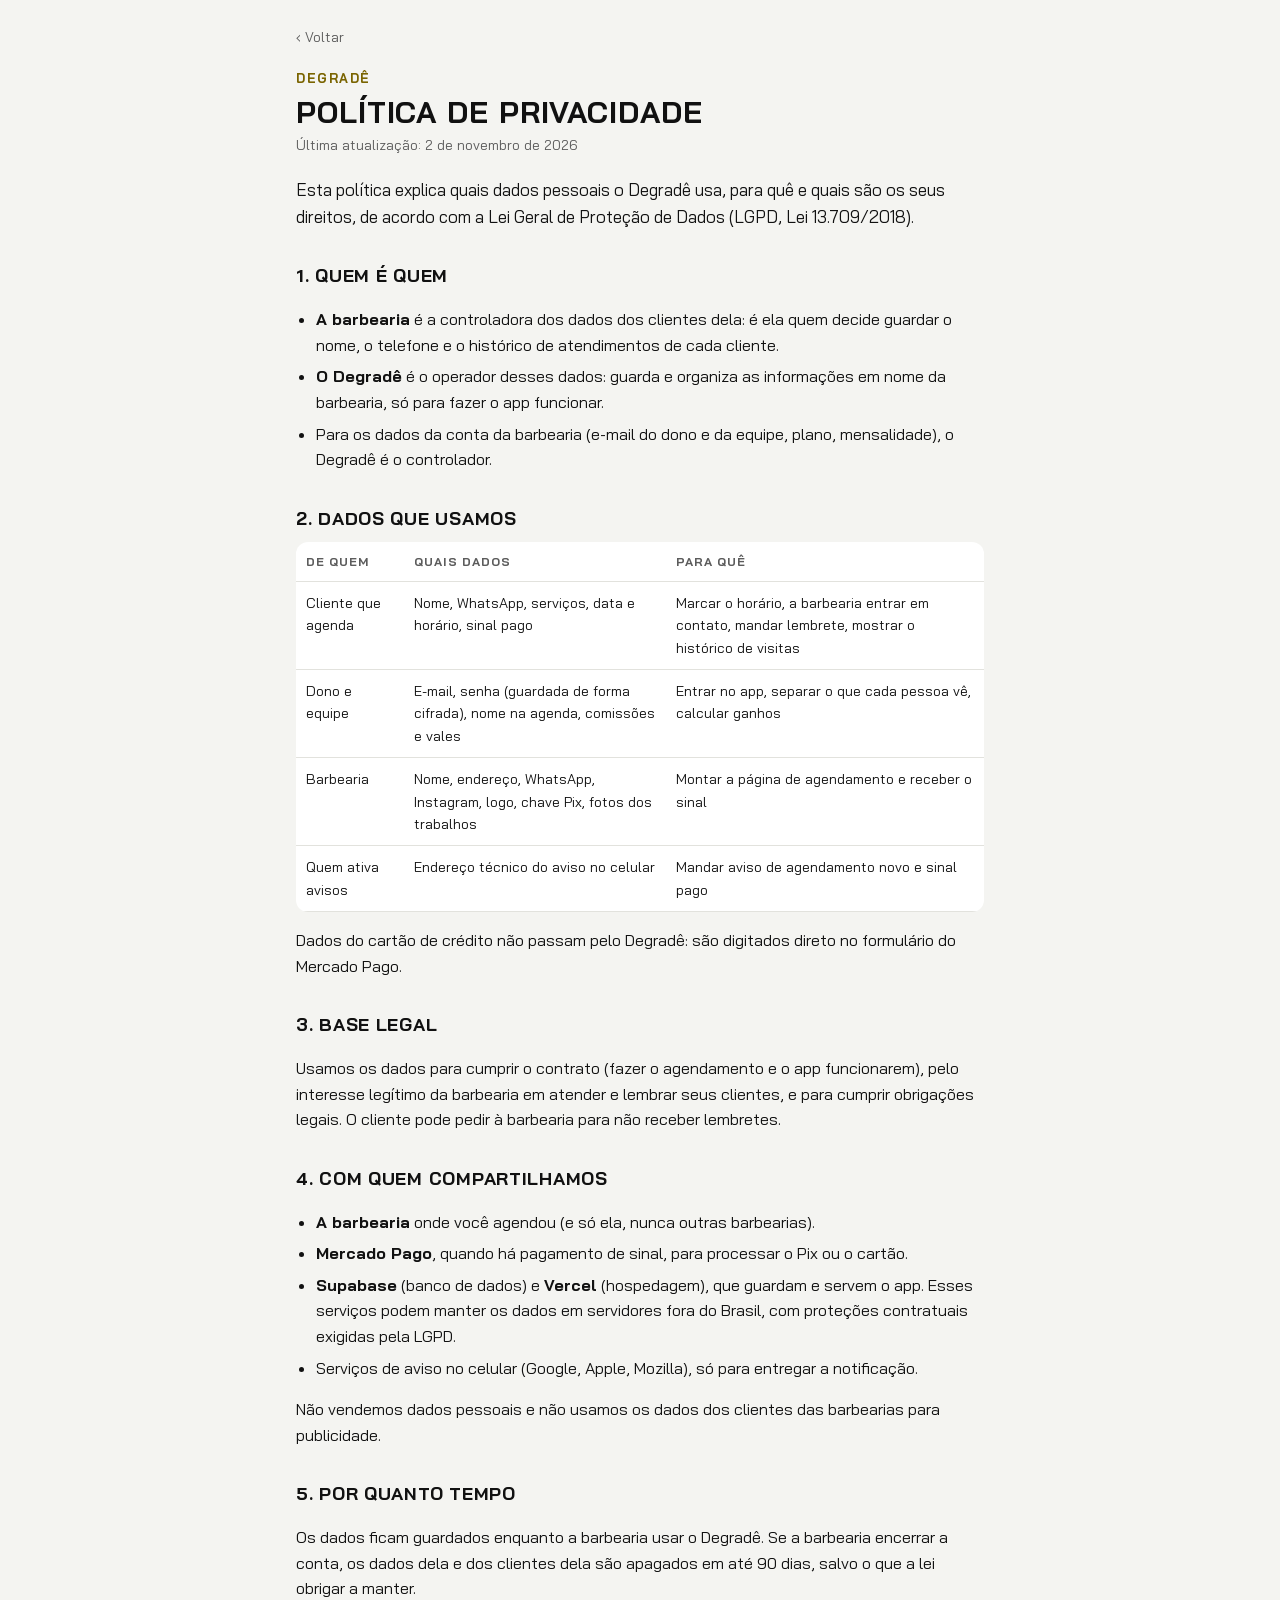
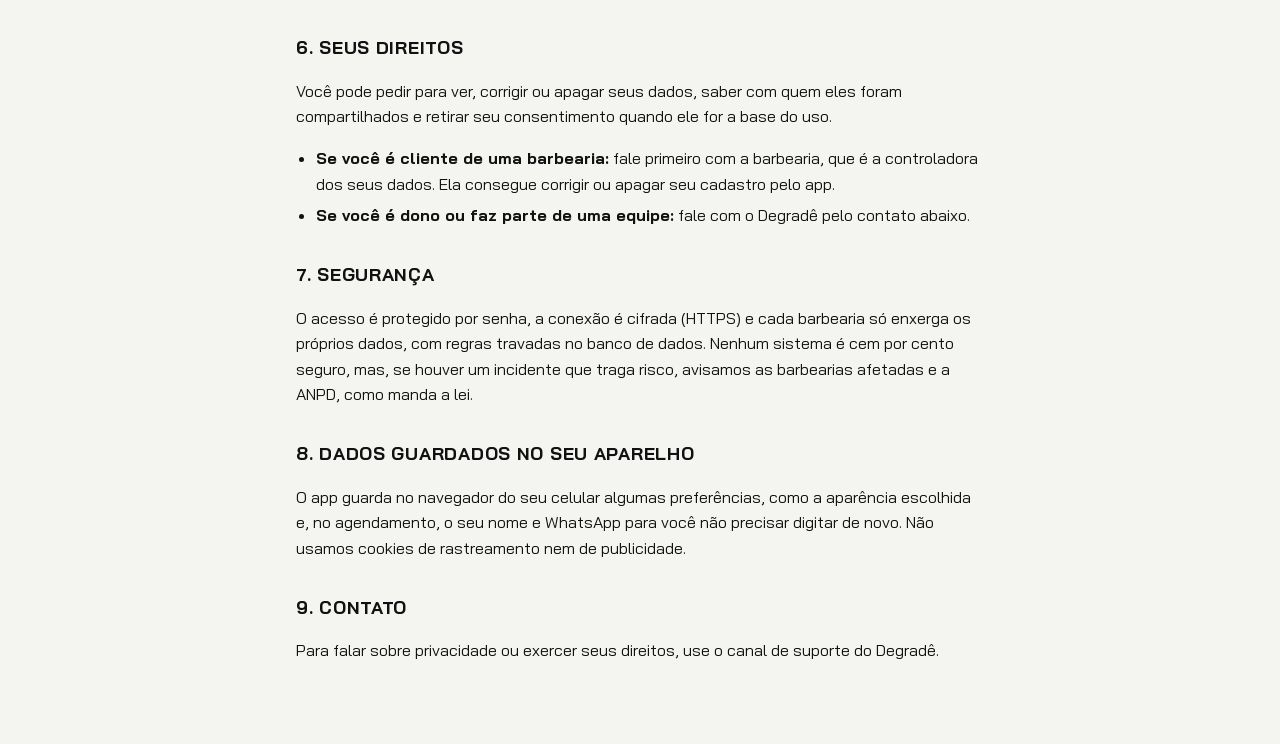
<file: privacidade.html>
<!doctype html>
<html lang="pt-BR">
<head>
<meta charset="utf-8">
<meta name="viewport" content="width=device-width, initial-scale=1, viewport-fit=cover">
<meta name="theme-color" content="#0A0A0A">
<title>Política de privacidade · Degradê</title>
<link rel="icon" type="image/png" sizes="32x32" href="favicon-32.png?v=5">
<link rel="preconnect" href="https://fonts.googleapis.com">
<link rel="preconnect" href="https://fonts.gstatic.com" crossorigin>
<link href="https://fonts.googleapis.com/css2?family=Bai+Jamjuree:wght@400;500;600;700&display=swap" rel="stylesheet">
<link rel="stylesheet" href="legal.css">
</head>
<body>
<main class="doc">
  <a class="volta" href="javascript:history.back()">‹ Voltar</a>
  <p class="marca">Degradê</p>
  <h1>Política de privacidade</h1>
  <p class="data">Última atualização: 2 de novembro de 2026</p>

  <p class="lead">Esta política explica quais dados pessoais o Degradê usa, para quê e quais são os seus direitos, de acordo com a Lei Geral de Proteção de Dados (LGPD, Lei 13.709/2018).</p>

  <h2>1. Quem é quem</h2>
  <ul>
    <li><b>A barbearia</b> é a controladora dos dados dos clientes dela: é ela quem decide guardar o nome, o telefone e o histórico de atendimentos de cada cliente.</li>
    <li><b>O Degradê</b> é o operador desses dados: guarda e organiza as informações em nome da barbearia, só para fazer o app funcionar.</li>
    <li>Para os dados da conta da barbearia (e-mail do dono e da equipe, plano, mensalidade), o Degradê é o controlador.</li>
  </ul>

  <h2>2. Dados que usamos</h2>
  <table>
    <thead><tr><th>De quem</th><th>Quais dados</th><th>Para quê</th></tr></thead>
    <tbody>
      <tr><td>Cliente que agenda</td><td>Nome, WhatsApp, serviços, data e horário, sinal pago</td><td>Marcar o horário, a barbearia entrar em contato, mandar lembrete, mostrar o histórico de visitas</td></tr>
      <tr><td>Dono e equipe</td><td>E-mail, senha (guardada de forma cifrada), nome na agenda, comissões e vales</td><td>Entrar no app, separar o que cada pessoa vê, calcular ganhos</td></tr>
      <tr><td>Barbearia</td><td>Nome, endereço, WhatsApp, Instagram, logo, chave Pix, fotos dos trabalhos</td><td>Montar a página de agendamento e receber o sinal</td></tr>
      <tr><td>Quem ativa avisos</td><td>Endereço técnico do aviso no celular</td><td>Mandar aviso de agendamento novo e sinal pago</td></tr>
    </tbody>
  </table>
  <p>Dados do cartão de crédito não passam pelo Degradê: são digitados direto no formulário do Mercado Pago.</p>

  <h2>3. Base legal</h2>
  <p>Usamos os dados para cumprir o contrato (fazer o agendamento e o app funcionarem), pelo interesse legítimo da barbearia em atender e lembrar seus clientes, e para cumprir obrigações legais. O cliente pode pedir à barbearia para não receber lembretes.</p>

  <h2>4. Com quem compartilhamos</h2>
  <ul>
    <li><b>A barbearia</b> onde você agendou (e só ela, nunca outras barbearias).</li>
    <li><b>Mercado Pago</b>, quando há pagamento de sinal, para processar o Pix ou o cartão.</li>
    <li><b>Supabase</b> (banco de dados) e <b>Vercel</b> (hospedagem), que guardam e servem o app. Esses serviços podem manter os dados em servidores fora do Brasil, com proteções contratuais exigidas pela LGPD.</li>
    <li>Serviços de aviso no celular (Google, Apple, Mozilla), só para entregar a notificação.</li>
  </ul>
  <p>Não vendemos dados pessoais e não usamos os dados dos clientes das barbearias para publicidade.</p>

  <h2>5. Por quanto tempo</h2>
  <p>Os dados ficam guardados enquanto a barbearia usar o Degradê. Se a barbearia encerrar a conta, os dados dela e dos clientes dela são apagados em até 90 dias, salvo o que a lei obrigar a manter.</p>

  <h2>6. Seus direitos</h2>
  <p>Você pode pedir para ver, corrigir ou apagar seus dados, saber com quem eles foram compartilhados e retirar seu consentimento quando ele for a base do uso.</p>
  <ul>
    <li><b>Se você é cliente de uma barbearia:</b> fale primeiro com a barbearia, que é a controladora dos seus dados. Ela consegue corrigir ou apagar seu cadastro pelo app.</li>
    <li><b>Se você é dono ou faz parte de uma equipe:</b> fale com o Degradê pelo contato abaixo.</li>
  </ul>

  <h2>7. Segurança</h2>
  <p>O acesso é protegido por senha, a conexão é cifrada (HTTPS) e cada barbearia só enxerga os próprios dados, com regras travadas no banco de dados. Nenhum sistema é cem por cento seguro, mas, se houver um incidente que traga risco, avisamos as barbearias afetadas e a ANPD, como manda a lei.</p>

  <h2>8. Dados guardados no seu aparelho</h2>
  <p>O app guarda no navegador do seu celular algumas preferências, como a aparência escolhida e, no agendamento, o seu nome e WhatsApp para você não precisar digitar de novo. Não usamos cookies de rastreamento nem de publicidade.</p>

  <h2>9. Contato</h2>
  <p data-contato>Para falar sobre privacidade ou exercer seus direitos, use o canal de suporte do Degradê.</p>
</main>
<script src="legal.js"></script>
</body>
</html>
</file>
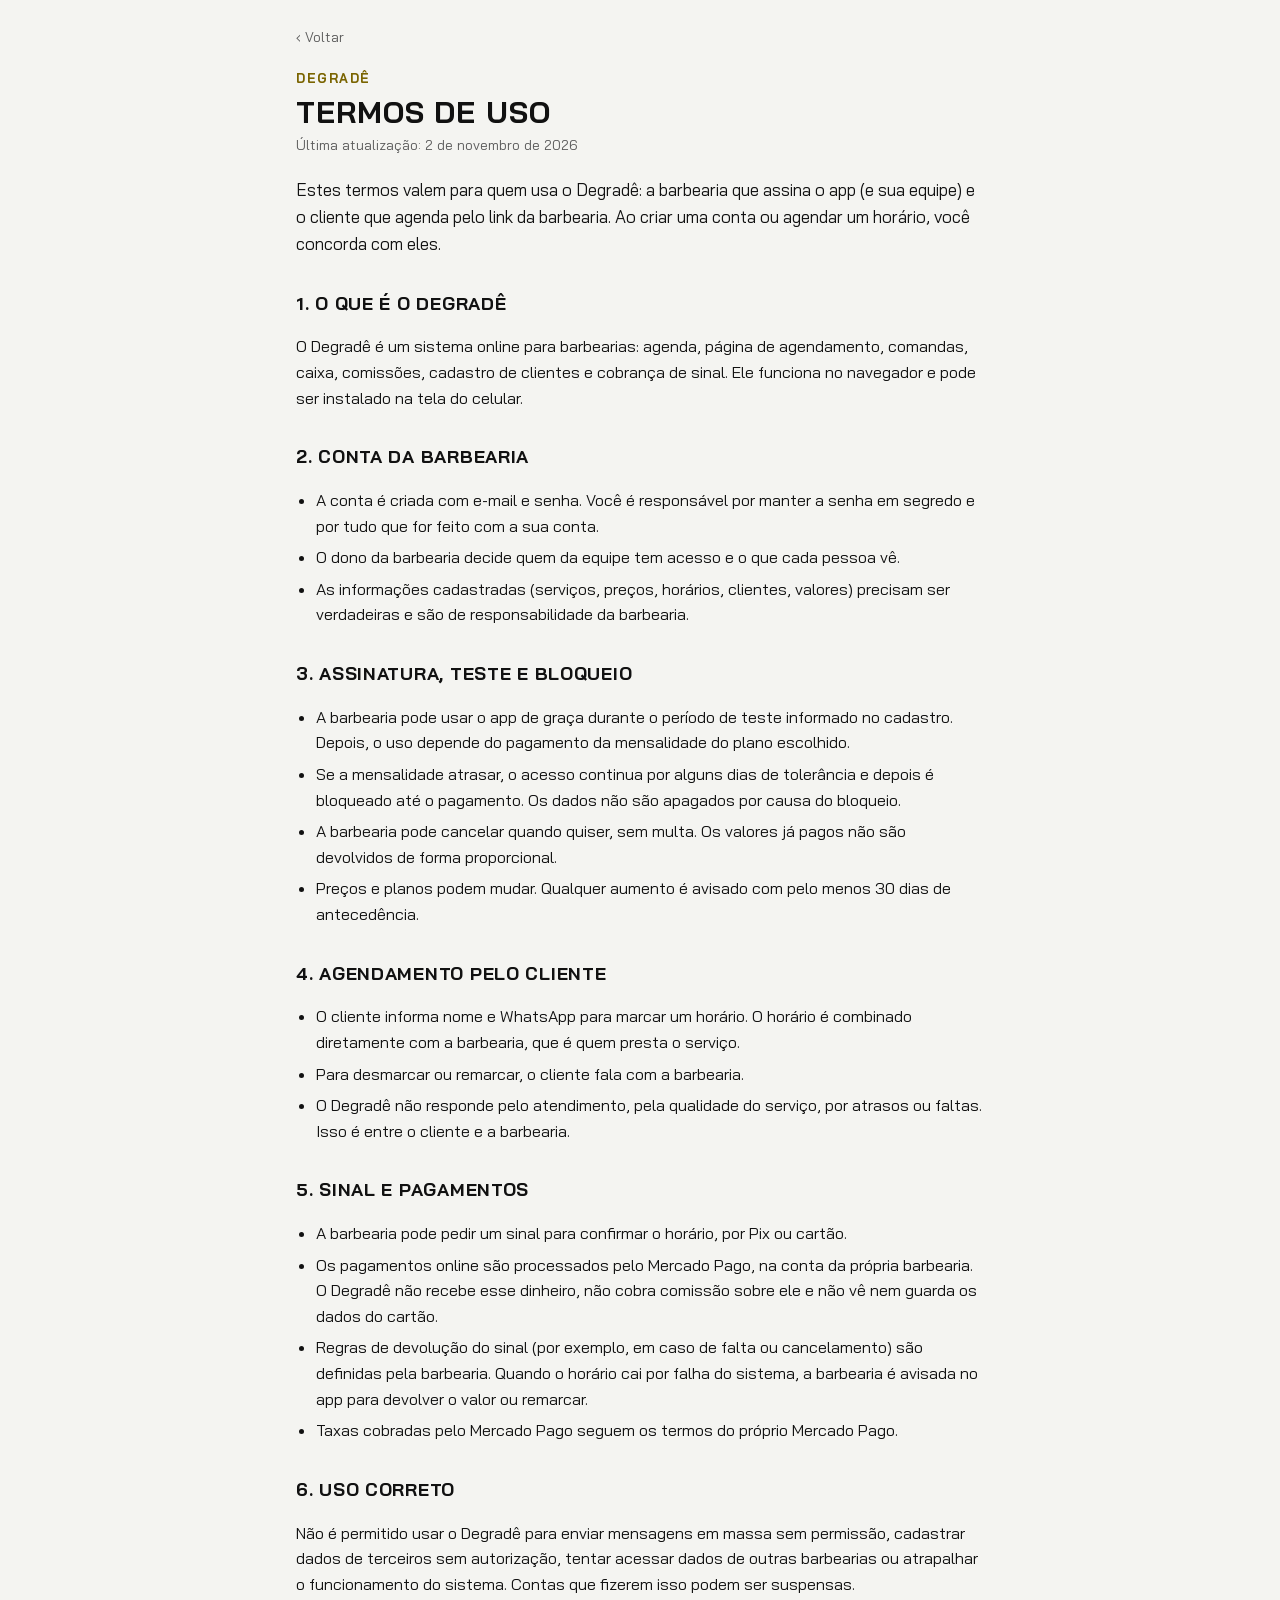
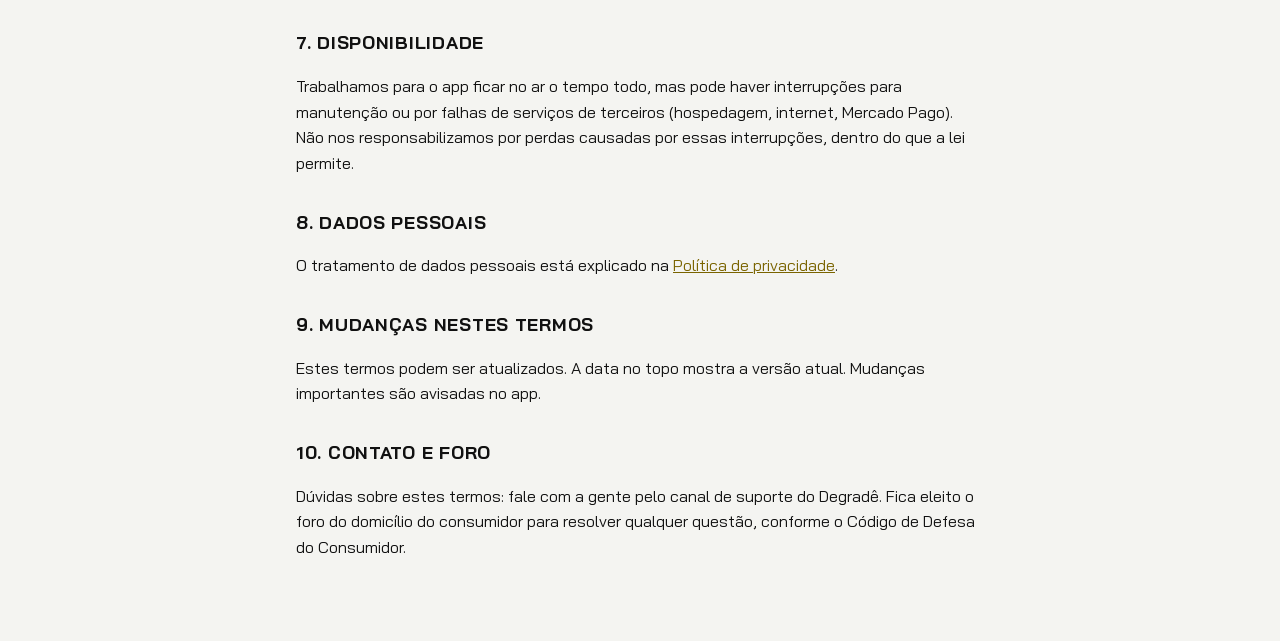
<file: termos.html>
<!doctype html>
<html lang="pt-BR">
<head>
<meta charset="utf-8">
<meta name="viewport" content="width=device-width, initial-scale=1, viewport-fit=cover">
<meta name="theme-color" content="#0A0A0A">
<title>Termos de uso · Degradê</title>
<link rel="icon" type="image/png" sizes="32x32" href="favicon-32.png?v=5">
<link rel="preconnect" href="https://fonts.googleapis.com">
<link rel="preconnect" href="https://fonts.gstatic.com" crossorigin>
<link href="https://fonts.googleapis.com/css2?family=Bai+Jamjuree:wght@400;500;600;700&display=swap" rel="stylesheet">
<link rel="stylesheet" href="legal.css">
</head>
<body>
<main class="doc">
  <a class="volta" href="javascript:history.back()">‹ Voltar</a>
  <p class="marca">Degradê</p>
  <h1>Termos de uso</h1>
  <p class="data">Última atualização: 2 de novembro de 2026</p>

  <p class="lead">Estes termos valem para quem usa o Degradê: a barbearia que assina o app (e sua equipe) e o cliente que agenda pelo link da barbearia. Ao criar uma conta ou agendar um horário, você concorda com eles.</p>

  <h2>1. O que é o Degradê</h2>
  <p>O Degradê é um sistema online para barbearias: agenda, página de agendamento, comandas, caixa, comissões, cadastro de clientes e cobrança de sinal. Ele funciona no navegador e pode ser instalado na tela do celular.</p>

  <h2>2. Conta da barbearia</h2>
  <ul>
    <li>A conta é criada com e-mail e senha. Você é responsável por manter a senha em segredo e por tudo que for feito com a sua conta.</li>
    <li>O dono da barbearia decide quem da equipe tem acesso e o que cada pessoa vê.</li>
    <li>As informações cadastradas (serviços, preços, horários, clientes, valores) precisam ser verdadeiras e são de responsabilidade da barbearia.</li>
  </ul>

  <h2>3. Assinatura, teste e bloqueio</h2>
  <ul>
    <li>A barbearia pode usar o app de graça durante o período de teste informado no cadastro. Depois, o uso depende do pagamento da mensalidade do plano escolhido.</li>
    <li>Se a mensalidade atrasar, o acesso continua por alguns dias de tolerância e depois é bloqueado até o pagamento. Os dados não são apagados por causa do bloqueio.</li>
    <li>A barbearia pode cancelar quando quiser, sem multa. Os valores já pagos não são devolvidos de forma proporcional.</li>
    <li>Preços e planos podem mudar. Qualquer aumento é avisado com pelo menos 30 dias de antecedência.</li>
  </ul>

  <h2>4. Agendamento pelo cliente</h2>
  <ul>
    <li>O cliente informa nome e WhatsApp para marcar um horário. O horário é combinado diretamente com a barbearia, que é quem presta o serviço.</li>
    <li>Para desmarcar ou remarcar, o cliente fala com a barbearia.</li>
    <li>O Degradê não responde pelo atendimento, pela qualidade do serviço, por atrasos ou faltas. Isso é entre o cliente e a barbearia.</li>
  </ul>

  <h2>5. Sinal e pagamentos</h2>
  <ul>
    <li>A barbearia pode pedir um sinal para confirmar o horário, por Pix ou cartão.</li>
    <li>Os pagamentos online são processados pelo Mercado Pago, na conta da própria barbearia. O Degradê não recebe esse dinheiro, não cobra comissão sobre ele e não vê nem guarda os dados do cartão.</li>
    <li>Regras de devolução do sinal (por exemplo, em caso de falta ou cancelamento) são definidas pela barbearia. Quando o horário cai por falha do sistema, a barbearia é avisada no app para devolver o valor ou remarcar.</li>
    <li>Taxas cobradas pelo Mercado Pago seguem os termos do próprio Mercado Pago.</li>
  </ul>

  <h2>6. Uso correto</h2>
  <p>Não é permitido usar o Degradê para enviar mensagens em massa sem permissão, cadastrar dados de terceiros sem autorização, tentar acessar dados de outras barbearias ou atrapalhar o funcionamento do sistema. Contas que fizerem isso podem ser suspensas.</p>

  <h2>7. Disponibilidade</h2>
  <p>Trabalhamos para o app ficar no ar o tempo todo, mas pode haver interrupções para manutenção ou por falhas de serviços de terceiros (hospedagem, internet, Mercado Pago). Não nos responsabilizamos por perdas causadas por essas interrupções, dentro do que a lei permite.</p>

  <h2>8. Dados pessoais</h2>
  <p>O tratamento de dados pessoais está explicado na <a href="privacidade.html">Política de privacidade</a>.</p>

  <h2>9. Mudanças nestes termos</h2>
  <p>Estes termos podem ser atualizados. A data no topo mostra a versão atual. Mudanças importantes são avisadas no app.</p>

  <h2>10. Contato e foro</h2>
  <p><span data-contato>Dúvidas sobre estes termos: fale com a gente pelo canal de suporte do Degradê.</span> Fica eleito o foro do domicílio do consumidor para resolver qualquer questão, conforme o Código de Defesa do Consumidor.</p>
</main>
<script src="legal.js"></script>
</body>
</html>
</file>
<file: legal.css>
/* Páginas de termos e privacidade: texto longo, uma coluna, mesmo visual do app. */
:root{color-scheme:dark;--bg:#0A0A0A;--surface:#151515;--line:#2A2A2A;--fg:#F5F5F5;--muted:#B0B0B0;--accent:#FFD60A}
@media (prefers-color-scheme: light){:root{color-scheme:light;--bg:#F4F4F1;--surface:#FFFFFF;--line:#E2E2DD;--fg:#111111;--muted:#5C5C5C;--accent:#7A6400}}
*{box-sizing:border-box}
body{margin:0;background:var(--bg);color:var(--fg);font-family:'Bai Jamjuree',system-ui,-apple-system,'Segoe UI',sans-serif;font-size:16px;line-height:1.6}
.doc{max-width:720px;margin:0 auto;padding:24px 16px 64px}
.volta{display:inline-block;color:var(--muted);text-decoration:none;font-size:14px;margin-bottom:20px}
.marca{margin:0;font-weight:700;letter-spacing:.12em;text-transform:uppercase;font-size:13px;color:var(--accent)}
h1{font-size:30px;line-height:1.15;margin:6px 0 4px;text-transform:uppercase;letter-spacing:.03em}
.data{margin:0 0 20px;color:var(--muted);font-size:14px}
.lead{font-size:17px}
h2{font-size:18px;margin:32px 0 8px;text-transform:uppercase;letter-spacing:.04em}
p,li{color:var(--fg)}
ul{padding-left:20px}
li{margin:6px 0}
a{color:var(--accent)}
table{width:100%;border-collapse:collapse;font-size:14px;margin:8px 0;background:var(--surface);border-radius:12px;overflow:hidden}
th,td{text-align:left;vertical-align:top;padding:10px;border-bottom:1px solid var(--line)}
th{font-size:12px;letter-spacing:.08em;text-transform:uppercase;color:var(--muted)}
@media (max-width:520px){table,thead,tbody,tr,th,td{display:block}thead{display:none}tr{border-bottom:1px solid var(--line);padding:6px 0}td{border:0;padding:4px 12px}td:first-child{font-weight:700;padding-top:10px}}
</file>
